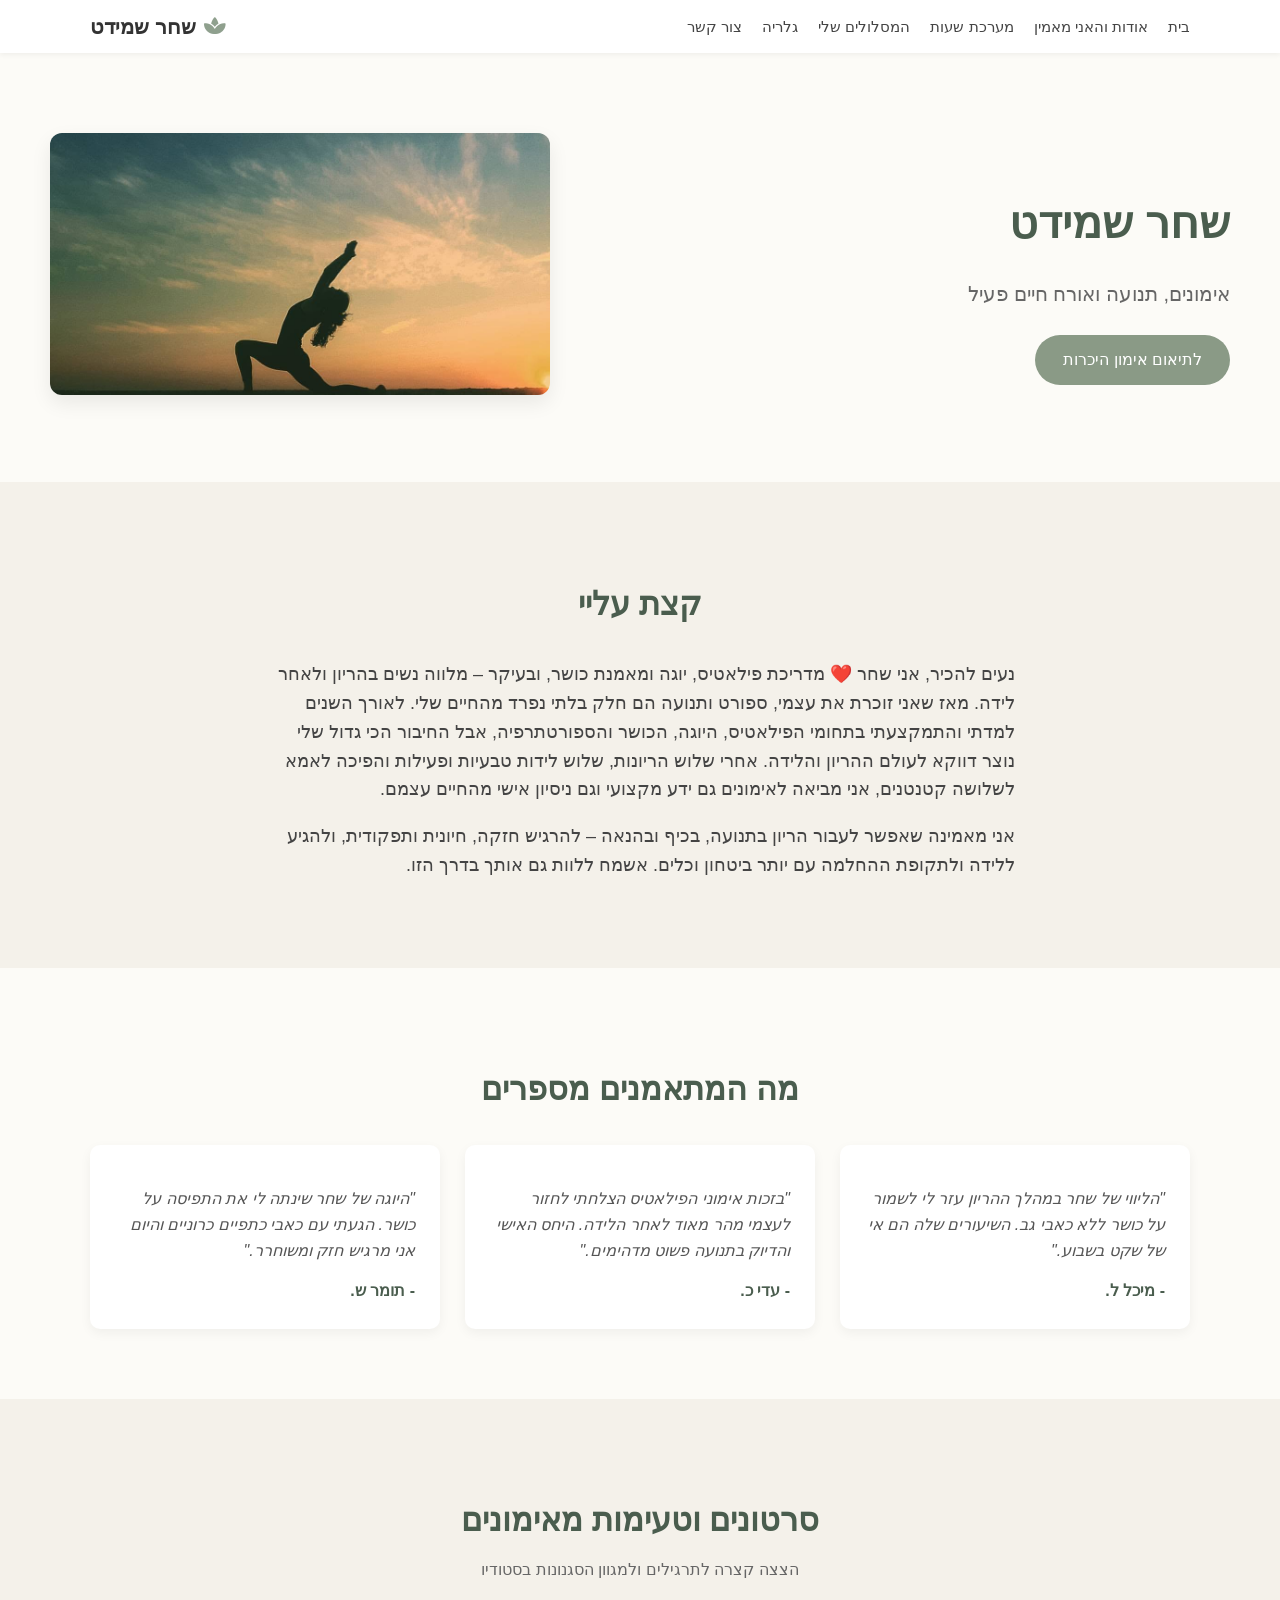
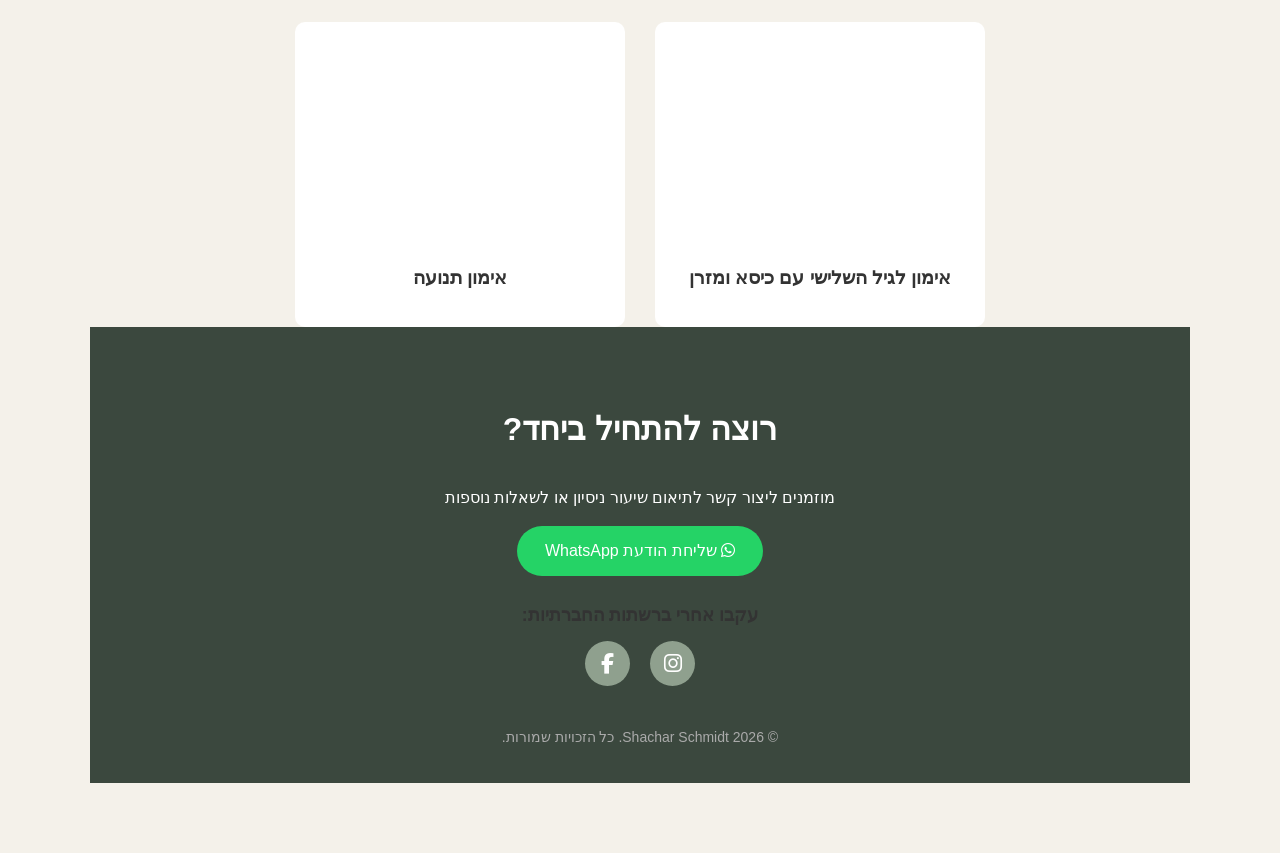
<file: index.html>
<!DOCTYPE html>
<html lang="he" dir="rtl">

<head>
   <!-- Font Awesome Icons -->
<link rel="stylesheet" href="https://cdnjs.cloudflare.com/ajax/libs/font-awesome/6.4.0/css/all.min.css">
    <meta charset="UTF-8">
    <meta name="viewport" content="width=device-width, initial-scale=1.0">
    <title>שחר שמידט - יוגה, פילאטיס ותנועה</title>
    <link rel="stylesheet" href="style.css">
</head>

<body>

   <!-- תפריט עליון -->
    <header class="header">
  <div class="container header-container">
    <!-- לוגו יחיד מימין עם אייקון יוגה -->
    <div class="logo">
      <i class="fa-solid fa-spa logo-icon"></i> שחר שמידט
    </div>
    
    <!-- תפריט ניווט בשורה אחת -->
    <nav class="navbar">
      <ul class="nav-links">
        <li><a href="index.html">בית</a></li>
        <li><a href="about.html">אודות והאני מאמין</a></li>
        <li><a href="schedule.html">מערכת שעות</a></li>
        <li><a href="plans.html"> המסלולים שלי</a></li>
        <li><a href="gallery.html">גלריה</a></li>
        <li><a href="#contact">צור קשר</a></li>
      </ul>
    </nav>
  </div>
</header>

    <!-- אזור ראשי (Hero Section) -->
    <section id="hero" class="hero">
        <div class="hero-content">
            <h1>שחר שמידט</h1>
            <p>אימונים, תנועה ואורח חיים פעיל</p>
            <a href="#contact" class="btn">לתיאום אימון היכרות</a>
        </div>
        <div class="hero-image">
            <img src="images/shachr.jpg" alt="שחר שמידט - מורה ליוגה ופילאטיס">
        </div>
    </section>

    <!-- סקציית אודות -->
    <section id="about" class="section about-section">
        <div class="container">
            <h2>קצת עליי</h2>
            <div class="about-grid">
                <div class="about-text">
                    <p>
                    נעים להכיר, אני שחר ❤️
מדריכת פילאטיס, יוגה ומאמנת כושר, ובעיקר – מלווה נשים בהריון ולאחר לידה.
מאז שאני זוכרת את עצמי, ספורט ותנועה הם חלק בלתי נפרד מהחיים שלי. לאורך השנים למדתי והתמקצעתי בתחומי הפילאטיס, היוגה, הכושר והספורטתרפיה, אבל החיבור הכי גדול שלי נוצר דווקא לעולם ההריון והלידה.
אחרי שלוש הריונות, שלוש לידות טבעיות ופעילות והפיכה לאמא לשלושה קטנטנים, אני מביאה לאימונים גם ידע מקצועי וגם ניסיון אישי מהחיים עצמם.
                    </p>
                    <p>
אני מאמינה שאפשר לעבור הריון בתנועה, בכיף ובהנאה – להרגיש חזקה, חיונית ותפקודית, ולהגיע ללידה ולתקופת ההחלמה עם יותר ביטחון וכלים.
אשמח ללוות גם אותך בדרך הזו.                    </p>
                </div>
            </div>
        </div>
    </section>

    <!-- סקציית המלצות מתאמנים -->
    <section id="testimonials" class="section testimonials-section">
        <div class="container">
            <h2>מה המתאמנים מספרים</h2>
            <div class="cards-grid">
                <div class="card">
                    <p class="quote">"הליווי של שחר במהלך ההריון עזר לי לשמור על כושר ללא כאבי גב. השיעורים שלה הם אי של שקט בשבוע."</p>
                    <span class="author">- מיכל ל.</span>
                </div>
                <div class="card">
                    <p class="quote">"בזכות אימוני הפילאטיס הצלחתי לחזור לעצמי מהר מאוד לאחר הלידה. היחס האישי והדיוק בתנועה פשוט מדהימים."</p>
                    <span class="author">- עדי כ.</span>
                </div>
                <div class="card">
                    <p class="quote">"היוגה של שחר שינתה לי את התפיסה על כושר. הגעתי עם כאבי כתפיים כרוניים והיום אני מרגיש חזק ומשוחרר."</p>
                    <span class="author">- תומר ש.</span>
                </div>
            </div>
        </div>
    </section>

    <!-- סקציית סרטוני אימון -->
    <section id="videos" class="section videos-section">
        <div class="container">
          <h2>סרטונים וטעימות מאימונים</h2>
<p class="section-subtitle">הצצה קצרה לתרגילים ולמגוון הסגנונות בסטודיו</p>

<div class="video-grid">
    <!-- סרטון 1 -->
    <div class="video-card">
        <iframe 
            width="100%" 
            height="200" 
            src="https://www.youtube.com/embed/Ssh5cuVT5lw" 
            title="אימון לגיל השלישי" 
            frameborder="0" 
            allow="accelerometer; autoplay; clipboard-write; encrypted-media; gyroscope; picture-in-picture" 
            allowfullscreen>
        </iframe>
        <h3>אימון לגיל השלישי עם כיסא ומזרן</h3>
    </div>

    <!-- סרטון 2 -->
    <div class="video-card">
        <iframe 
            width="100%" 
            height="200" 
            src="https://www.youtube.com/embed/dh1nBXYaDmw" 
            title="אימון תנועה" 
            frameborder="0" 
            allow="accelerometer; autoplay; clipboard-write; encrypted-media; gyroscope; picture-in-picture" 
            allowfullscreen>
        </iframe>
        <h3>אימון תנועה</h3>
    </div>
</div>

    <!-- סקציית יצירת קשר / פוטר -->
    <footer id="contact" class="footer">
  <div class="container">
    <h2>רוצה להתחיל ביחד?</h2>
    <p>מוזמנים ליצור קשר לתיאום שיעור ניסיון או לשאלות נוספות</p>
    
    <!-- כפתור ווטסאפ -->
  <a href="https://wa.me/972506403229?text=היי,%20אני%20מתעניינת%20בתוכן%20ובאימונים%20שלך,%20אשמח%20לפרטים%20נוספים" class="btn btn-whatsapp" target="_blank">
  <i class="fab fa-whatsapp"></i> שליחת הודעת WhatsApp
</a>

    <!-- אזור רשתות חברתיות -->
    <div class="social-links">
      <h3>עקבו אחרי ברשתות החברתיות:</h3>
      <a href="https://www.instagram.com/shacharschmidt" target="_blank" aria-label="Instagram">
        <i class="fab fa-instagram"></i>
      </a>
      <a href="https://www.facebook.com/shacharschmidt" target="_blank" aria-label="Facebook">
        <i class="fab fa-facebook-f"></i>
      </a>
    </div>

    <p class="copyright">© 2026 Shachar Schmidt. כל הזכויות שמורות.</p>
  </div>
</footer>

</body>
</html>
</file>
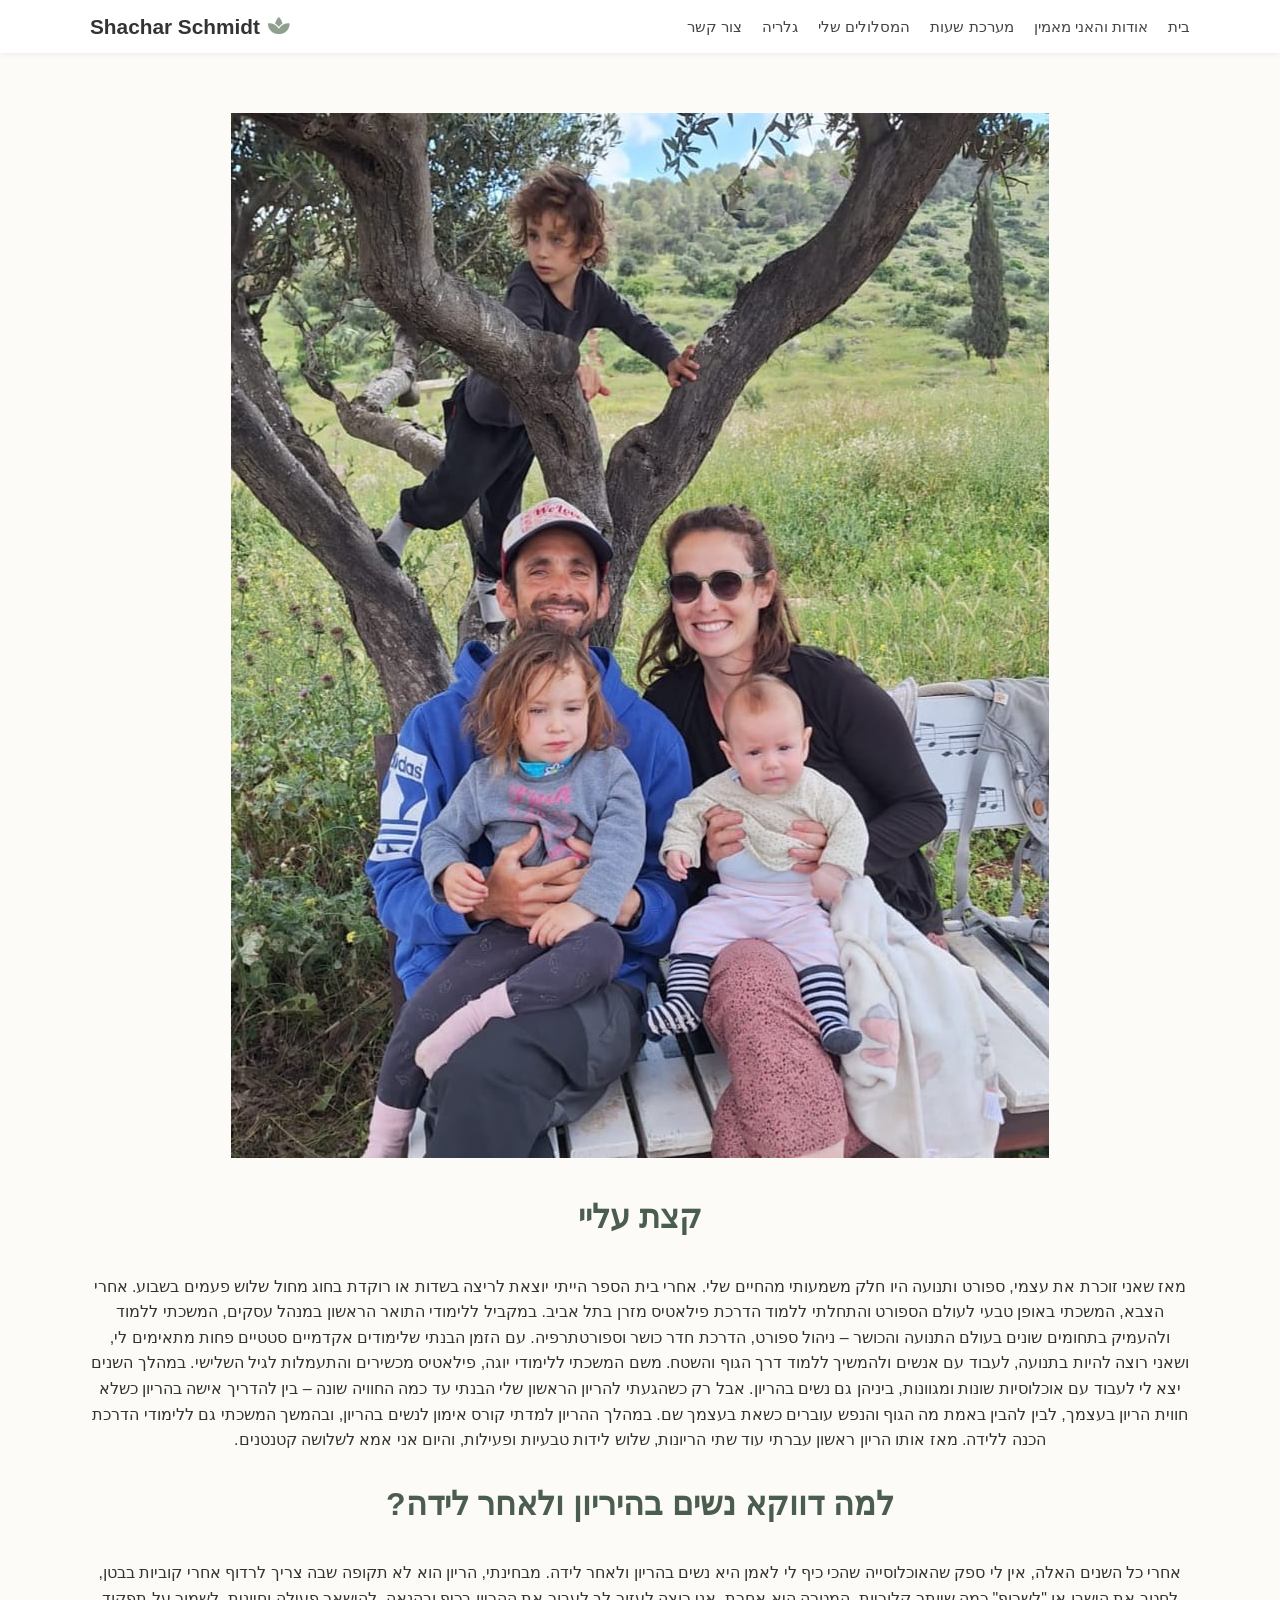
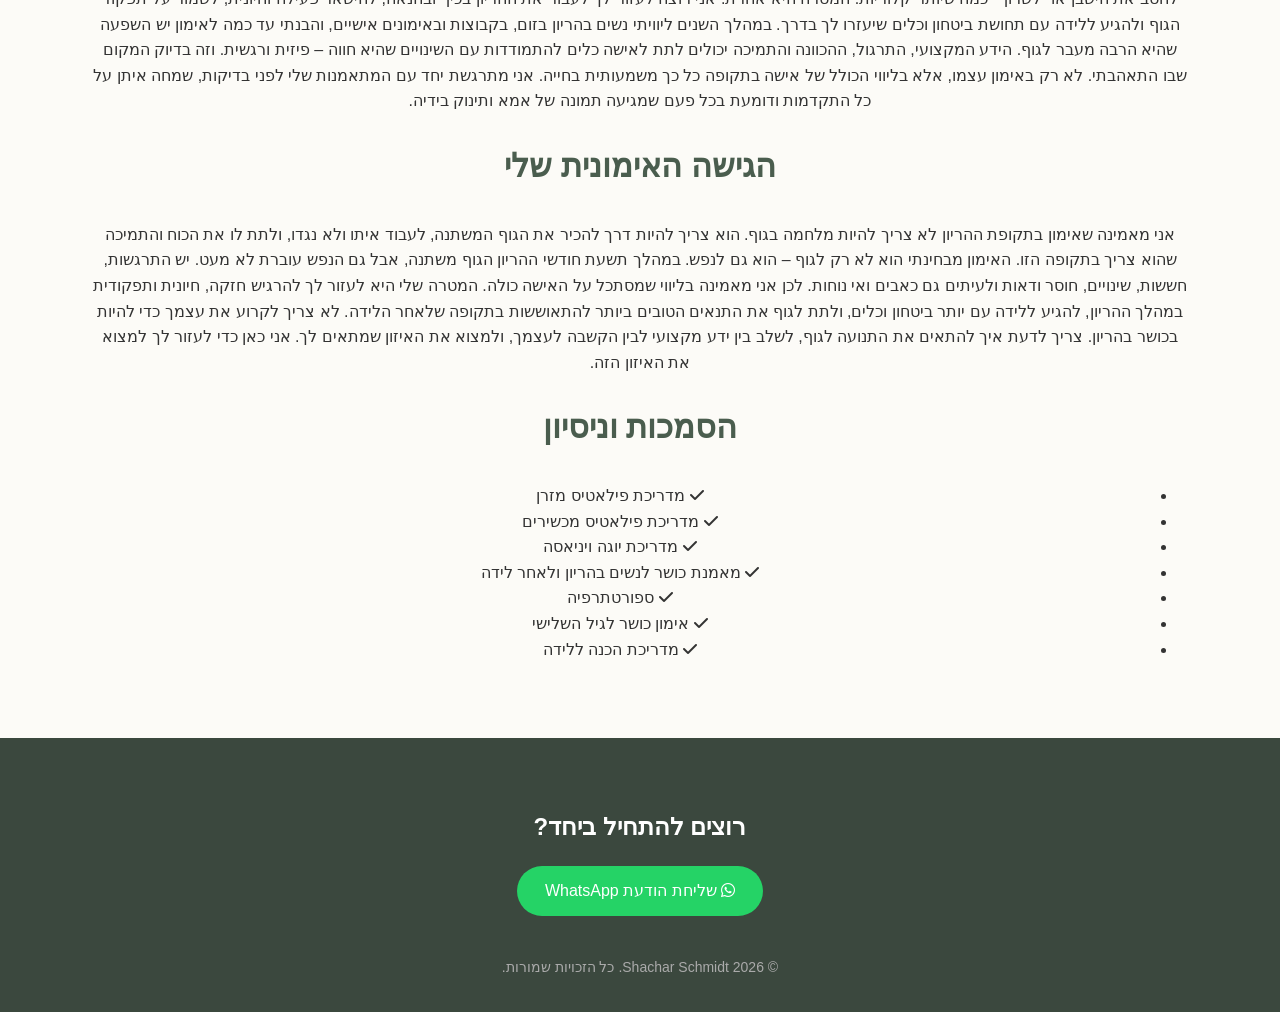
<file: about.html>
<!DOCTYPE html>
<html lang="he" dir="rtl">
<head>
  <meta charset="UTF-8">
  <meta name="viewport" content="width=device-width, initial-scale=1.0">
  <title>שחר שמידט | אודות והאני מאמין</title>
  <link rel="stylesheet" href="style.css">
  <link rel="stylesheet" href="https://cdnjs.cloudflare.com/ajax/libs/font-awesome/6.4.0/css/all.min.css">
</head>
<body>

    <!-- תפריט עליון -->
    <header class="header">
  <div class="container header-container">
    <!-- לוגו יחיד מימין עם אייקון יוגה -->
    <div class="logo">
      <i class="fa-solid fa-spa logo-icon"></i> Shachar Schmidt
    </div>
    
    <!-- תפריט ניווט בשורה אחת -->
    <nav class="navbar">
      <ul class="nav-links">
        <li><a href="index.html">בית</a></li>
        <li><a href="about.html">אודות והאני מאמין</a></li>
        <li><a href="schedule.html">מערכת שעות</a></li>
       <li><a href="plans.html"> המסלולים שלי</a></li>
        <li><a href="gallery.html">גלריה</a></li>
        <li><a href="#contact">צור קשר</a></li>
      </ul>
    </nav>
  </div>
</header>

  <!-- תוכן אודות -->
  <main class="section container page-content">
 <div class="about-detail">

  
  <!-- תמונת המשפחה -->
  <div class="about-image">
    <img src="images/family.jpg" alt="שחר ומשפחתה">
  </div>

 

    <h2> קצת עליי </h2>
    
    <p>
      מאז שאני זוכרת את עצמי, ספורט ותנועה היו חלק משמעותי מהחיים שלי. אחרי בית הספר הייתי יוצאת לריצה בשדות או רוקדת בחוג מחול שלוש פעמים בשבוע.
      אחרי הצבא, המשכתי באופן טבעי לעולם הספורט והתחלתי ללמוד הדרכת פילאטיס מזרן בתל אביב. במקביל ללימודי התואר הראשון במנהל עסקים, המשכתי ללמוד ולהעמיק בתחומים שונים בעולם התנועה והכושר – ניהול ספורט, הדרכת חדר כושר וספורטתרפיה.
      עם הזמן הבנתי שלימודים אקדמיים סטטיים פחות מתאימים לי, ושאני רוצה להיות בתנועה, לעבוד עם אנשים ולהמשיך ללמוד דרך הגוף והשטח. משם המשכתי ללימודי יוגה, פילאטיס מכשירים והתעמלות לגיל השלישי.
      במהלך השנים יצא לי לעבוד עם אוכלוסיות שונות ומגוונות, ביניהן גם נשים בהריון. אבל רק כשהגעתי להריון הראשון שלי הבנתי עד כמה החוויה שונה – בין להדריך אישה בהריון כשלא חווית הריון בעצמך, לבין להבין באמת מה הגוף והנפש עוברים כשאת בעצמך שם.
      במהלך ההריון למדתי קורס אימון לנשים בהריון, ובהמשך המשכתי גם ללימודי הדרכת הכנה ללידה.
      מאז אותו הריון ראשון עברתי עוד שתי הריונות, שלוש לידות טבעיות ופעילות, והיום אני אמא לשלושה קטנטנים.
    </p>
  </div>

</div>

          <h2>למה דווקא נשים בהיריון ולאחר לידה?</h2>
        <p>
אחרי כל השנים האלה, אין לי ספק שהאוכלוסייה שהכי כיף לי לאמן היא נשים בהריון ולאחר לידה.
מבחינתי, הריון הוא לא תקופה שבה צריך לרדוף אחרי קוביות בבטן, לחטב את הישבן או "לשרוף" כמה שיותר קלוריות.
המטרה היא אחרת.
אני רוצה לעזור לך לעבור את ההריון בכיף ובהנאה, להישאר פעילה וחיונית, לשמור על תפקוד הגוף ולהגיע ללידה עם תחושת ביטחון וכלים שיעזרו לך בדרך.
במהלך השנים ליוויתי נשים בהריון בזום, בקבוצות ובאימונים אישיים, והבנתי עד כמה לאימון יש השפעה שהיא הרבה מעבר לגוף.
הידע המקצועי, התרגול, ההכוונה והתמיכה יכולים לתת לאישה כלים להתמודדות עם השינויים שהיא חווה – פיזית ורגשית.
וזה בדיוק המקום שבו התאהבתי.
לא רק באימון עצמו, אלא בליווי הכולל של אישה בתקופה כל כך משמעותית בחייה.
אני מתרגשת יחד עם המתאמנות שלי לפני בדיקות, שמחה איתן על כל התקדמות ודומעת בכל פעם שמגיעה תמונה של אמא ותינוק בידיה.
</p>
    
        <h2>הגישה האימונית שלי</h2>
        <p>אני מאמינה שאימון בתקופת ההריון לא צריך להיות מלחמה בגוף.
הוא צריך להיות דרך להכיר את הגוף המשתנה, לעבוד איתו ולא נגדו, ולתת לו את הכוח והתמיכה שהוא צריך בתקופה הזו.
האימון מבחינתי הוא לא רק לגוף – הוא גם לנפש.
במהלך תשעת חודשי ההריון הגוף משתנה, אבל גם הנפש עוברת לא מעט. יש התרגשות, חששות, שינויים, חוסר ודאות ולעיתים גם כאבים ואי נוחות.
לכן אני מאמינה בליווי שמסתכל על האישה כולה.
המטרה שלי היא לעזור לך להרגיש חזקה, חיונית ותפקודית במהלך ההריון, להגיע ללידה עם יותר ביטחון וכלים, ולתת לגוף את התנאים הטובים ביותר להתאוששות בתקופה שלאחר הלידה.
לא צריך לקרוע את עצמך כדי להיות בכושר בהריון.
צריך לדעת איך להתאים את התנועה לגוף, לשלב בין ידע מקצועי לבין הקשבה לעצמך, ולמצוא את האיזון שמתאים לך.
אני כאן כדי לעזור לך למצוא את האיזון הזה.</p>
        
        <h2>הסמכות וניסיון</h2>
        <ul>
          <li><i class="fa-solid fa-check"></i> מדריכת פילאטיס מזרן</li>
          <li><i class="fa-solid fa-check"></i> מדריכת פילאטיס מכשירים</li>
          <li><i class="fa-solid fa-check"></i> מדריכת יוגה ויניאסה</li>
           <li><i class="fa-solid fa-check"></i> מאמנת כושר לנשים בהריון ולאחר לידה</li>
           <li><i class="fa-solid fa-check"></i> ספורטתרפיה</li>
             <li><i class="fa-solid fa-check"></i> אימון כושר לגיל השלישי</li>
             <li><i class="fa-solid fa-check"></i> מדריכת הכנה ללידה</li>
        </ul>
      </div>
    </div>
  </main>

  <!-- Footer -->
  <footer id="contact" class="footer">
    <div class="container">
      <h2>רוצים להתחיל ביחד?</h2>
      <a href="https://wa.me/972506403229?text=היי,%20אני%20מתעניינת%20בתוכן%20ובאימונים%20שלך,%20אשמח%20לפרטים%20נוספים" class="btn btn-whatsapp" target="_blank">
        <i class="fab fa-whatsapp"></i> שליחת הודעת WhatsApp
      </a>
      <p class="copyright">© 2026 Shachar Schmidt. כל הזכויות שמורות.</p>
    </div>
  </footer>

</body>
</html>
</file>
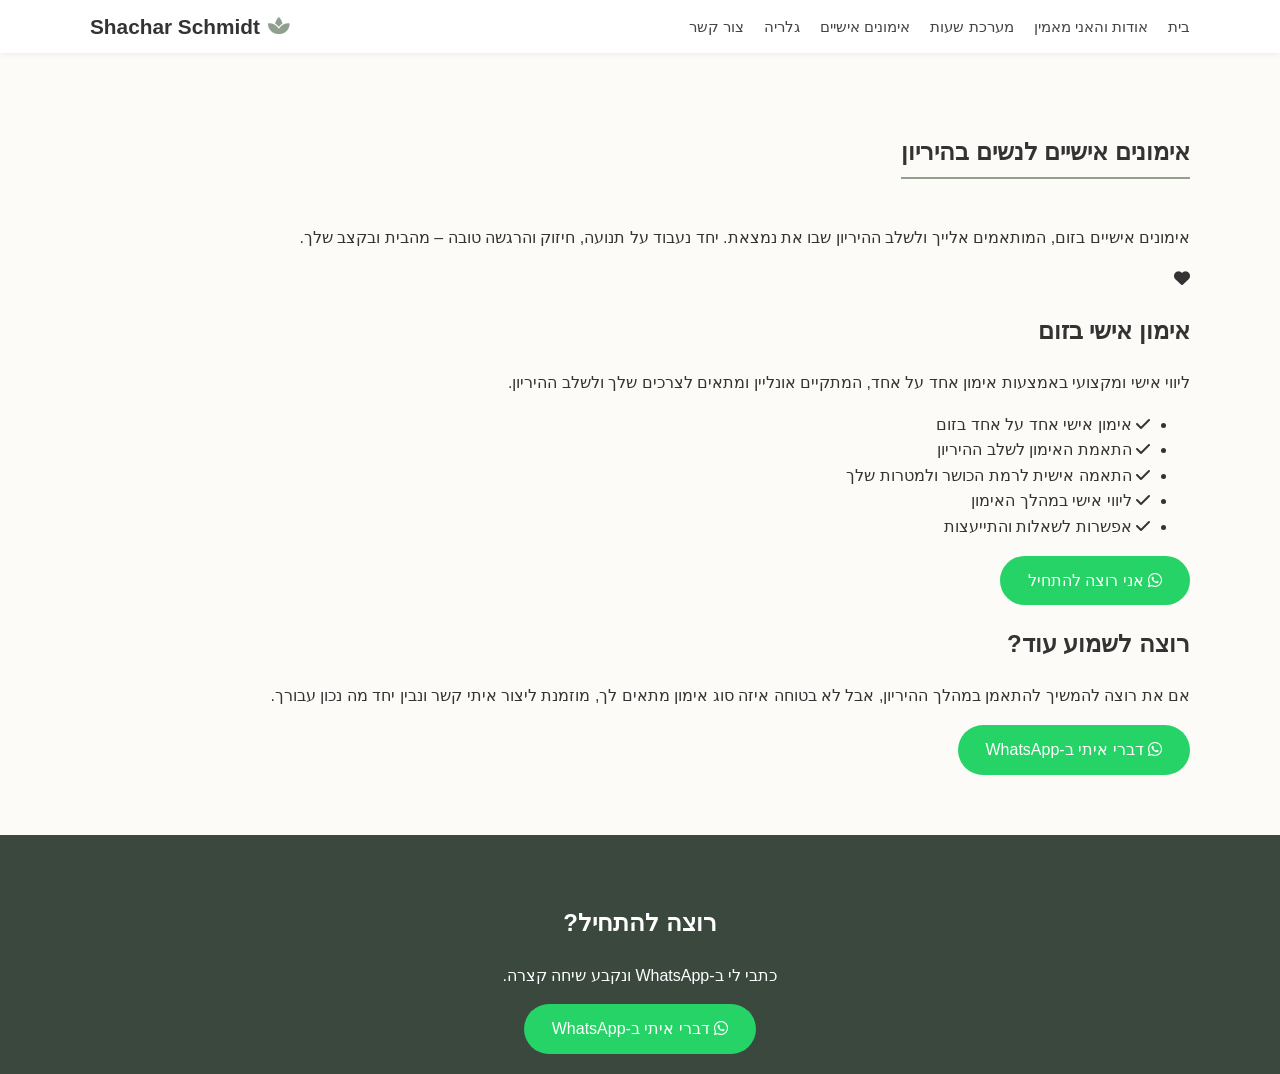
<file: plans.html>
<!DOCTYPE html>
<html lang="he" dir="rtl">
<head>
  <meta charset="UTF-8">
  <meta name="viewport" content="width=device-width, initial-scale=1.0">
  <title>שחר שמידט | אימונים אישיים לנשים בהיריון</title>
  <link rel="stylesheet" href="style.css">
  <link rel="stylesheet" href="https://cdnjs.cloudflare.com/ajax/libs/font-awesome/6.4.0/css/all.min.css">
</head>

<body>

  <!-- תפריט עליון -->
  <header class="header">
    <div class="container header-container">

      <div class="logo">
        <i class="fa-solid fa-spa logo-icon"></i> Shachar Schmidt
      </div>

      <nav class="navbar">
        <ul class="nav-links">
          <li><a href="index.html">בית</a></li>
          <li><a href="about.html">אודות והאני מאמין</a></li>
          <li><a href="schedule.html">מערכת שעות</a></li>
          <li><a href="plans.html">אימונים אישיים</a></li>
          <li><a href="gallery.html">גלריה</a></li>
          <li><a href="#contact">צור קשר</a></li>
        </ul>
      </nav>

    </div>
  </header>


  <!-- תוכן הדף -->
  <main class="container page-content">

    <section class="plans-intro">

      <h1>אימונים אישיים לנשים בהיריון</h1>

      <p>
        אימונים אישיים בזום, המותאמים אלייך ולשלב ההיריון שבו את נמצאת.
        יחד נעבוד על תנועה, חיזוק והרגשה טובה – מהבית ובקצב שלך.
      </p>

    </section>


    <!-- השירות -->
    <section class="plans-section">

      <div class="plan-card featured">

        <div class="plan-icon">
          <i class="fa-solid fa-heart"></i>
        </div>

        <h2>אימון אישי בזום</h2>

        <p class="plan-description">
          ליווי אישי ומקצועי באמצעות אימון אחד על אחד,
          המתקיים אונליין ומתאים לצרכים שלך ולשלב ההיריון.
        </p>


        <ul class="plan-features">

          <li>
            <i class="fa-solid fa-check"></i>
            אימון אישי אחד על אחד בזום
          </li>

          <li>
            <i class="fa-solid fa-check"></i>
            התאמת האימון לשלב ההיריון
          </li>

          <li>
            <i class="fa-solid fa-check"></i>
            התאמה אישית לרמת הכושר ולמטרות שלך
          </li>

          <li>
            <i class="fa-solid fa-check"></i>
            ליווי אישי במהלך האימון
          </li>

          <li>
            <i class="fa-solid fa-check"></i>
            אפשרות לשאלות והתייעצות
          </li>

        </ul>


        <a
          href="https://wa.me/972506403229?text=היי%20שחר,%20אני%20מתעניינת%20באימון%20אישי%20בזום%20לנשים%20בהיריון%20ואשמח%20לפרטים%20נוספים"
          class="btn btn-whatsapp"
          target="_blank">

          <i class="fab fa-whatsapp"></i>
          אני רוצה להתחיל

        </a>

      </div>

    </section>


    <!-- אזור עזרה -->
    <section class="plans-help">

      <h2>רוצה לשמוע עוד?</h2>

      <p>
        אם את רוצה להמשיך להתאמן במהלך ההיריון,
        אבל לא בטוחה איזה סוג אימון מתאים לך,
        מוזמנת ליצור איתי קשר ונבין יחד מה נכון עבורך.
      </p>

      <a
        href="https://wa.me/972506403229?text=היי%20שחר,%20אני%20מתעניינת%20באימונים%20אישיים%20בזום%20ואשמח%20לשמוע%20עוד"
        class="btn btn-whatsapp"
        target="_blank">

        <i class="fab fa-whatsapp"></i>
        דברי איתי ב-WhatsApp

      </a>

    </section>

  </main>


  <!-- Footer -->
  <footer id="contact" class="footer">

    <div class="container">

      <h2>רוצה להתחיל?</h2>

      <p>
        כתבי לי ב-WhatsApp ונקבע שיחה קצרה.
      </p>

      <a
        href="https://wa.me/972506403229?text=היי,%20אני%20מתעניינת%20באימונים%20האישיים%20שלך%20לנשים%20בהיריון"
        class="btn btn-whatsapp"
        target="_blank">

        <i class="fab fa-whatsapp"></i>
        דברי איתי ב-WhatsApp

      </a>

    </div>

  </footer>

</body>
</html>
</file>
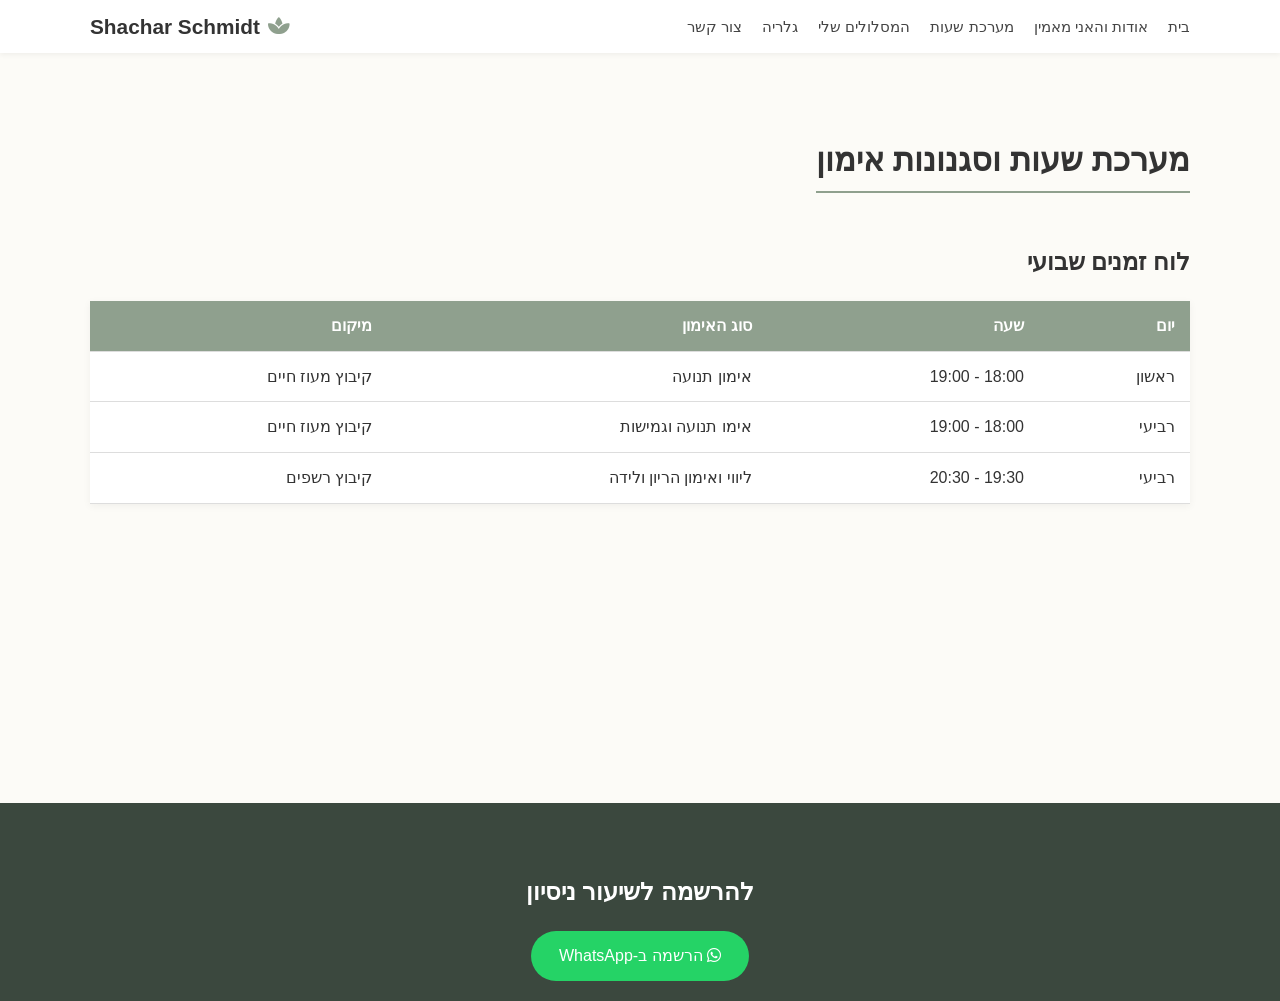
<file: schedule.html>
<!DOCTYPE html>
<html lang="he" dir="rtl">
<head>
  <meta charset="UTF-8">
  <meta name="viewport" content="width=device-width, initial-scale=1.0">
  <title>שחר שמידט | מערכת שעות ומיקומים</title>
  <link rel="stylesheet" href="style.css">
  <link rel="stylesheet" href="https://cdnjs.cloudflare.com/ajax/libs/font-awesome/6.4.0/css/all.min.css">
</head>
<body>

    <!-- תפריט עליון -->
    <header class="header">
  <div class="container header-container">
    <!-- לוגו יחיד מימין עם אייקון יוגה -->
    <div class="logo">
      <i class="fa-solid fa-spa logo-icon"></i> Shachar Schmidt
    </div>
    
    <!-- תפריט ניווט בשורה אחת -->
    <nav class="navbar">
      <ul class="nav-links">
        <li><a href="index.html">בית</a></li>
        <li><a href="about.html">אודות והאני מאמין</a></li>
        <li><a href="schedule.html">מערכת שעות</a></li>
        <li><a href="plans.html"> המסלולים שלי</a></li>
        <li><a href="gallery.html">גלריה</a></li>
        <li><a href="#contact">צור קשר</a></li>
      </ul>
    </nav>
  </div>
</header>
  
  <main class="container page-content">
    <h1>מערכת שעות וסגנונות אימון</h1>

    <!-- טבלת מערכת שעות -->
    <section class="schedule-section">
      <h2>לוח זמנים שבועי</h2>
      <table class="schedule-table">
        <thead>
          <tr>
            <th>יום</th>
            <th>שעה</th>
            <th>סוג האימון</th>
            <th>מיקום</th>
          </tr>
        </thead>
        <tbody>
          <tr>
            <td>ראשון</td>
            <td>18:00 - 19:00</td>
            <td>אימון  תנועה</td>
            <td>קיבוץ מעוז חיים</td>
          </tr>
          <tr>
            <td>רביעי</td>
            <td>18:00 - 19:00</td>
            <td>אימו תנועה וגמישות</td>
            <td>קיבוץ מעוז חיים</td>
          </tr>
          <tr>
            <td>רביעי</td>
            <td>19:30 - 20:30</td>
            <td>ליווי ואימון הריון ולידה</td>
            <td>קיבוץ רשפים </td>
          </tr>
        </tbody>
      </table>
    </section>
  </main>

  <footer id="contact" class="footer">
    <div class="container">
      <h2>להרשמה לשיעור ניסיון</h2>
      <a href="https://wa.me/972506403229?text=היי,%20אני%20מתעניינת%20בתוכן%20ובאימונים%20שלך,%20אשמח%20לפרטים%20נוספים" class="btn btn-whatsapp" target="_blank">
        <i class="fab fa-whatsapp"></i> הרשמה ב-WhatsApp
      </a>
    </div>
  </footer>

</body>
</html>
</file>
<file: style.css>
/* הגדרות בסיס */
body {
    margin: 0;
    font-family: 'Segoe UI', Tahoma, Geneva, Verdana, sans-serif;
    background-color: #fcfbf7;
    color: #333333;
    line-height: 1.6;
}

.container {
    max-width: 1100px;
    margin: 0 auto;
    padding: 0 20px;
}

.section {
    padding: 70px 0;
    text-align: center;
}

.section h2 {
    font-size: 32px;
    color: #4a5d4e;
    margin-bottom: 30px;
}

.section-subtitle {
    color: #666;
    margin-top: -20px;
    margin-bottom: 40px;
}

/* צמצום גובה ה-Header וסדר כללי */
.header {
  background-color: #ffffff;
  box-shadow: 0 2px 5px rgba(0,0,0,0.05);
  padding: 10px 0; /* צמצום הרווח העליון והתחתון */
}

.header-container {
  display: flex;
  justify-content: space-between;
  align-items: center;
  flex-direction: row-reverse; /* שומר על הלוגו מימין והתפריט משמאל */
}

/* עיצוב הלוגו והאייקון */
.logo {
  font-size: 1.3rem;
  font-weight: bold;
  color: #333;
  display: flex;
  align-items: center;
  gap: 8px;
}

.logo-icon {
  color: #8fa08e; /* צבע ירוק-זית עדין לאייקון היוגה */
  font-size: 1.2rem;
}

/* עיצוב הקישורים בשורה אחת נקייה */
.nav-links {
  display: flex;
  list-style: none; /* מסיר את הנקודות של הרשימה */
  margin: 0;
  padding: 0;
  gap: 20px; /* מרווח בין הקישורים */
}

.nav-links a {
  text-decoration: none;
  color: #444;
  font-weight: 500;
  font-size: 0.95rem;
  transition: color 0.3s;
}

.nav-links a:hover {
  color: #8fa08e;
}

/* אזור ראשי - Hero */
.hero {
    display: flex;
    align-items: center;
    justify-content: space-between;
    padding: 80px 50px;
    gap: 40px;
}

.hero-content h1 {
    font-size: 44px;
    color: #4a5d4e;
    margin-bottom: 15px;
}

.hero-content p {
    font-size: 20px;
    color: #666666;
    margin-bottom: 25px;
}

.hero-image img {
    width: 100%;
    max-width: 500px;
    border-radius: 12px;
    box-shadow: 0 8px 20px rgba(0,0,0,0.08);
}

/* כפתורים */
.btn {
    display: inline-block;
    background-color: #8a9a86;
    color: white;
    text-decoration: none;
    padding: 12px 28px;
    font-size: 16px;
    border-radius: 25px;
    transition: background-color 0.3s;
}

.btn:hover {
    background-color: #6c7c68;
}

.btn-whatsapp {
    background-color: #25d366;
}

.btn-whatsapp:hover {
    background-color: #1eb854;
}

/* סקציית אודות */
.about-section {
    background-color: #f4f1ea;
}

.about-text {
    max-width: 750px;
    margin: 0 auto;
    font-size: 18px;
    color: #444;
    text-align: right;
}

/* סקציית המלצות (Cards) */
.cards-grid {
    display: flex;
    gap: 25px;
    justify-content: center;
    flex-wrap: wrap;
}

.card {
    background: white;
    padding: 25px;
    border-radius: 10px;
    box-shadow: 0 4px 12px rgba(0,0,0,0.05);
    flex: 1;
    min-width: 250px;
    max-width: 320px;
    text-align: right;
}

.quote {
    font-style: italic;
    color: #555;
    margin-bottom: 15px;
}

.author {
    font-weight: bold;
    color: #4a5d4e;
}

/* סקציית סרטונים */
.videos-section {
    background-color: #f4f1ea;
}

.video-grid {
    display: flex;
    gap: 30px;
    justify-content: center;
    flex-wrap: wrap;
}

.video-card {
    background: white;
    padding: 15px;
    border-radius: 10px;
    width: 300px;
}

.video-placeholder {
    height: 180px;
    background-color: #e0e0e0;
    border-radius: 8px;
    display: flex;
    align-items: center;
    justify-content: center;
    color: #666;
}

/* פוטר */
.footer {
    background-color: #3b483e;
    color: white;
    padding: 50px 0 20px 0;
    text-align: center;
}

.footer h2 {
    color: #ffffff;
}

.copyright {
    margin-top: 40px;
    font-size: 14px;
    color: #aaa;
}
/* הגנה כללית שתמונות לא ייצאו מגבולות המסך */
img {
  max-width: 100%;
  height: auto;
}

/* התאמות מיוחדות למסכי טלפון */
@media (max-width: 768px) {
  /* הקטנת רווחים ושוליים ענקיים */
  .container {
    width: 90%;
    padding: 10px;
  }

  /* הקטנת גודל גופנים שמתאימים למחשב */
  h1 { font-size: 2rem; }
  h2 { font-size: 1.5rem; }
  p { font-size: 1rem; }

  /* סידור כרטיסיות הוידאו/תרגילים טור אחד מתחת לשני */
  .video-grid {
    grid-template-columns: 1fr;
    gap: 15px;
  }
}
/* עיצוב אזור רשתות חברתיות */
.social-links {
  margin: 25px 0;
}

.social-links h3 {
  font-size: 1.1rem;
  margin-bottom: 12px;
  color: #333;
}

.social-links a {
  display: inline-flex;
  align-items: center;
  justify-content: center;
  width: 45px;
  height: 45px;
  margin: 0 8px;
  background-color: #8fa08e; /* צבע הירוק-זית של האתר */
  color: #ffffff;
  border-radius: 50%;
  font-size: 1.3rem;
  text-decoration: none;
  transition: all 0.3s ease;
}

/* אפקט מעבר עכבר (Hover) */
.social-links a:hover {
  background-color: #6e7e6d;
  transform: translateY(-3px);
}
/* עיצוב כללי לעמודים הפנימיים */
.page-content {
  padding: 60px 20px;
  min-height: 70vh;
}

.page-content h1 {
  color: #333;
  margin-bottom: 30px;
  border-bottom: 2px solid #8fa08e;
  display: inline-block;
  padding-bottom: 5px;
}

/* עיצוב הקישור הפעיל בתפריט */
.nav-links a.active {
  font-weight: bold;
  border-bottom: 2px solid #8fa08e;
}

/* עיצוב טבלת מערכת שעות */
.schedule-table {
  width: 100%;
  border-collapse: collapse;
  margin-top: 20px;
  background-color: #fff;
  box-shadow: 0 2px 8px rgba(0,0,0,0.05);
}

.schedule-table th, 
.schedule-table td {
  padding: 12px 15px;
  text-align: right;
  border-bottom: 1px solid #ddd;
}

.schedule-table th {
  background-color: #8fa08e;
  color: white;
}

.schedule-table tr:hover {
  background-color: #f5f5f5;
}

/* עיצוב גלריית תמונות */
.gallery-grid {
  display: grid;
  grid-template-columns: repeat(auto-fit, minmax(250px, 1fr));
  gap: 20px;
  margin-top: 25px;
}

.gallery-grid img {
  width: 100%;
  border-radius: 8px;
  object-fit: cover;
}
/* ==========================================
   השלמת התאמה מלאה למובייל (Mobile Responsive)
   ========================================== */
@media (max-width: 768px) {

  /* 1. התאמת ה-Header והלוגו לטלפון */
  .header-container {
    flex-direction: column !important; /* מציב את הלוגו והתפריט בטור */
    gap: 12px;
    padding: 10px 0;
  }

  .nav-links {
    flex-wrap: wrap; /* מונע מהתפריט לצאת מגבולות המסך */
    justify-content: center;
    gap: 10px 15px;
  }

  .nav-links a {
    font-size: 0.9rem;
  }

  /* 2. התאמת אזור ה-Hero (דף הבית) למובייל */
  .hero {
    flex-direction: column-reverse; /* התמונה תופיע מעל/מתחת לטקסט בצורה מסודרת */
    padding: 30px 15px;
    text-align: center;
  }

  .hero-content h1 {
    font-size: 28px;
  }

  /* 3. התאמת סרטוני יוטיוב (iframe) לרוחב 100% מהמסך */
  .video-grid iframe,
  iframe {
    width: 100% !important;
    max-width: 100%;
    height: 210px !important; /* גובה פרופורציונלי לטלפונים */
    border-radius: 8px;
  }

  /* 4. התאמת טבלת השעות לגלילה אופקית נוחה */
  .schedule-table {
    display: block;
    overflow-x: auto;
    white-space: nowrap;
  }
}
</file>
